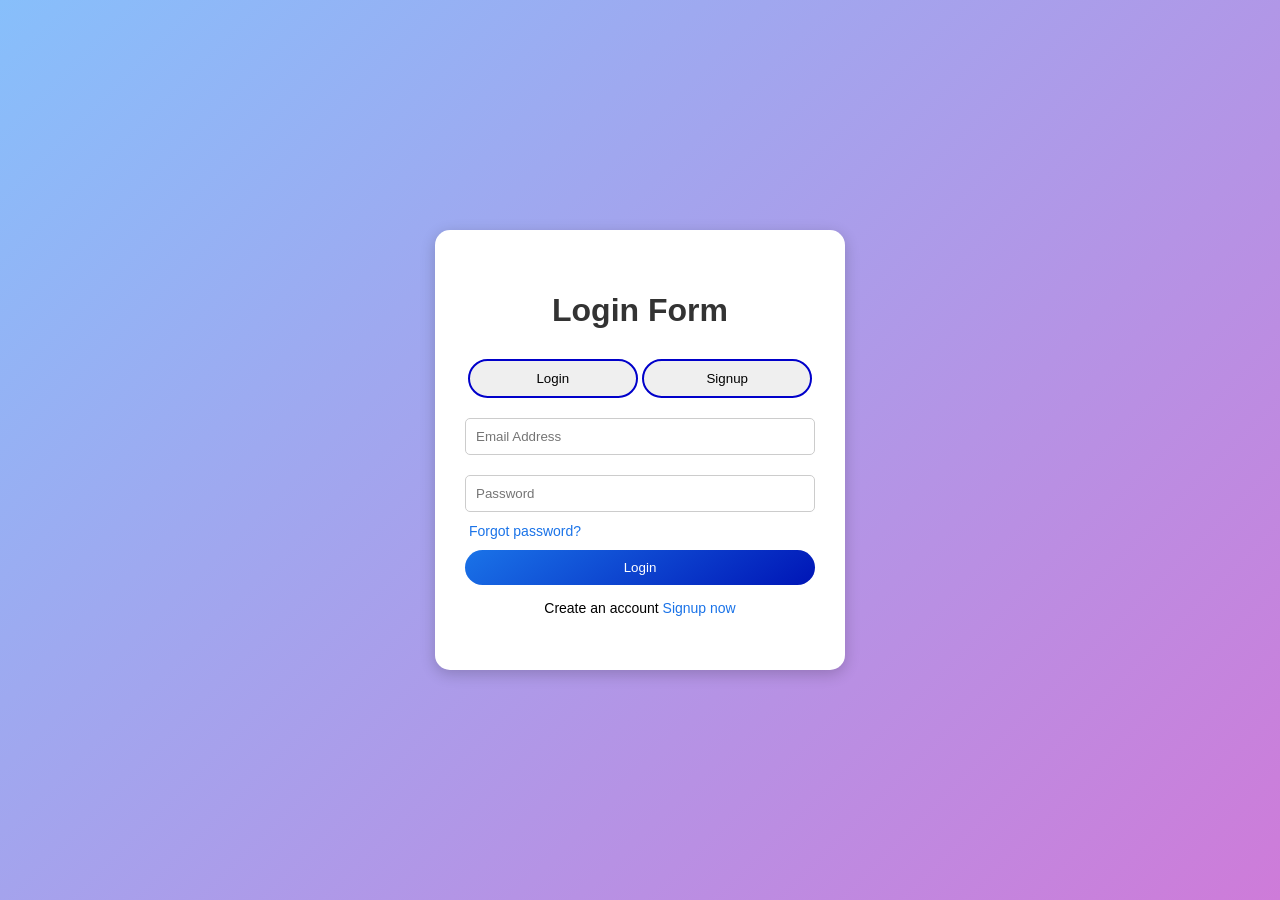
<file: index.html>
<!DOCTYPE html>
<html lang="en">
<head>
    <meta charset="UTF-8">
    <meta name="viewport" content="width=device-width, initial-scale=1.0">
    <title>Login Form</title>
    <link rel="stylesheet" href="index_1.css">
</head>
<body>
    <div class="container">
        <div class="form-box">
            <h1>Login Form</h1>
                <button class="toggle-btn active">Login</button>
                <button class="toggle-btn">Signup</button>
            <input type="email" placeholder="Email Address" required>
            <input type="password" placeholder="Password" required>
            <div class="ha">
               <a href="#">Forgot password?</a> 
            </div>
            <button class="login-btn">Login</button>
            <p>Create an account <a href="#">Signup now</a></p>
        </div>
    </div>
</body>
</html>
</file>
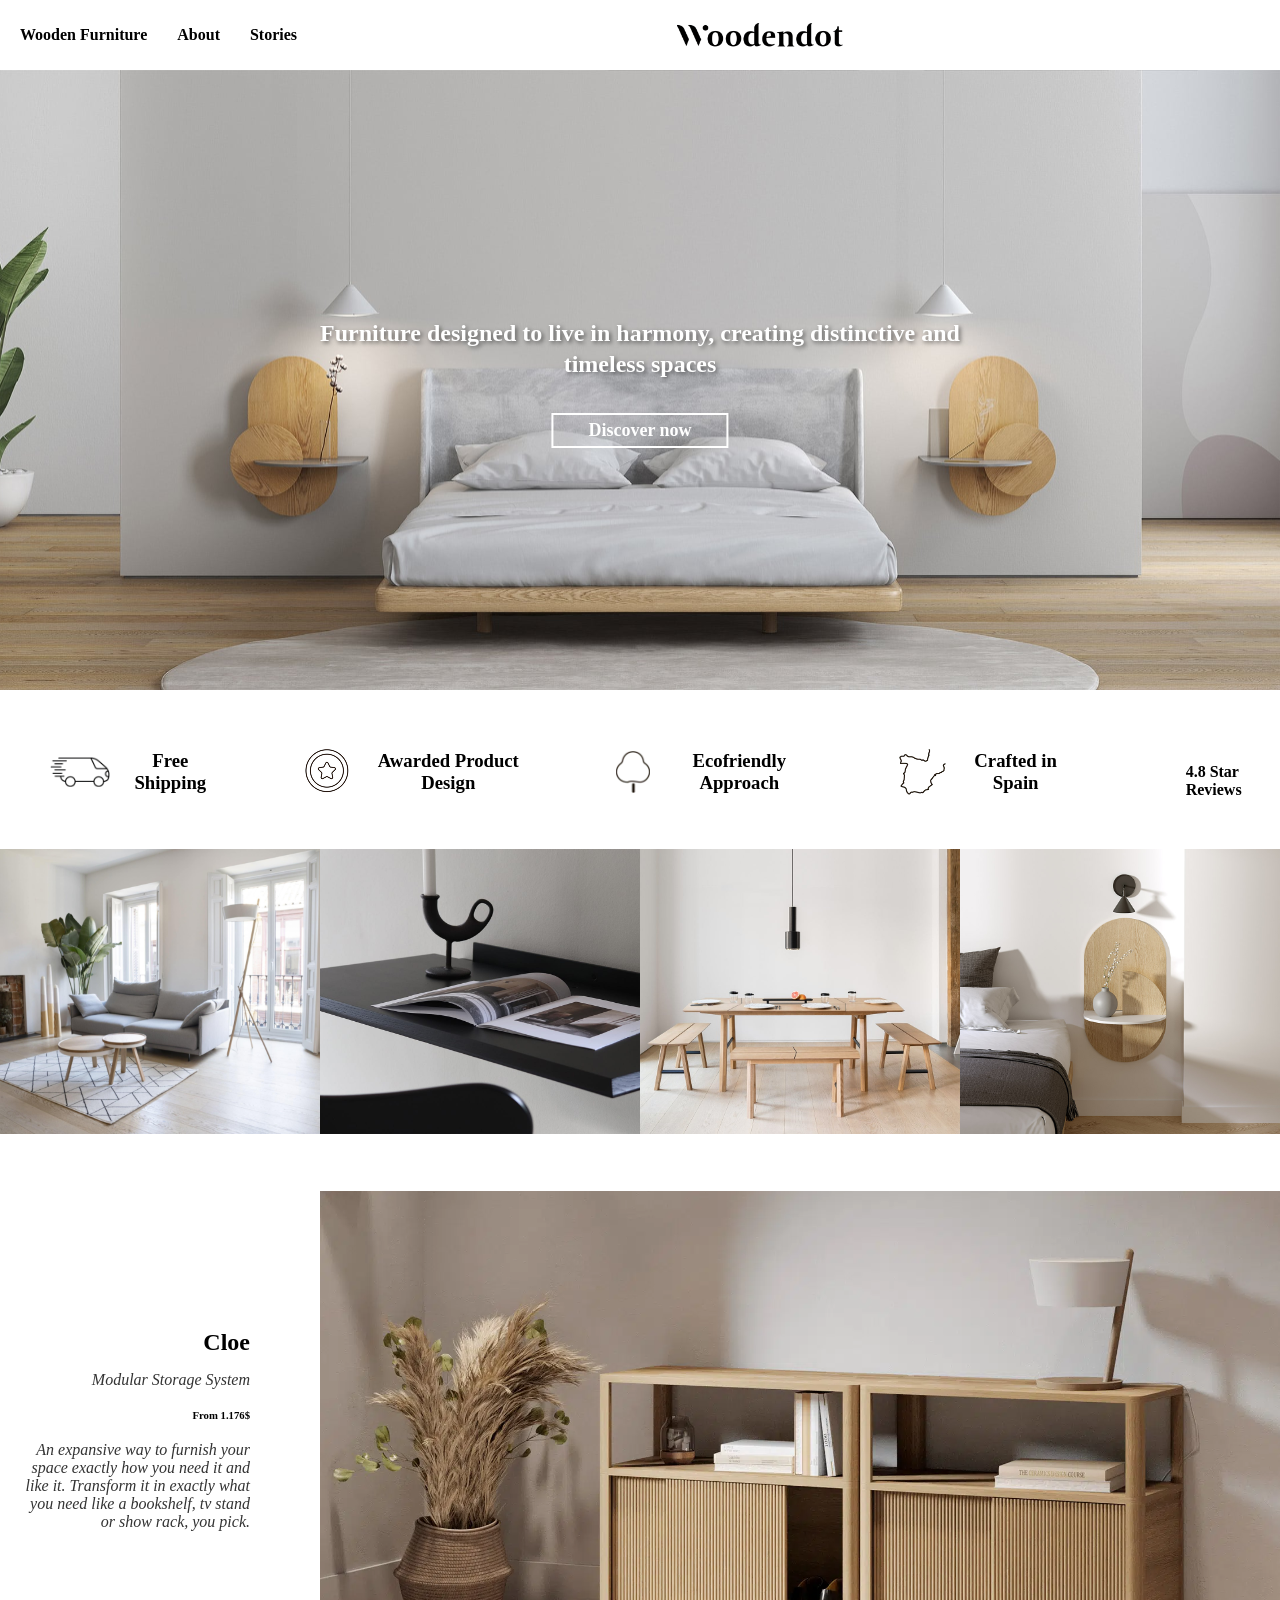
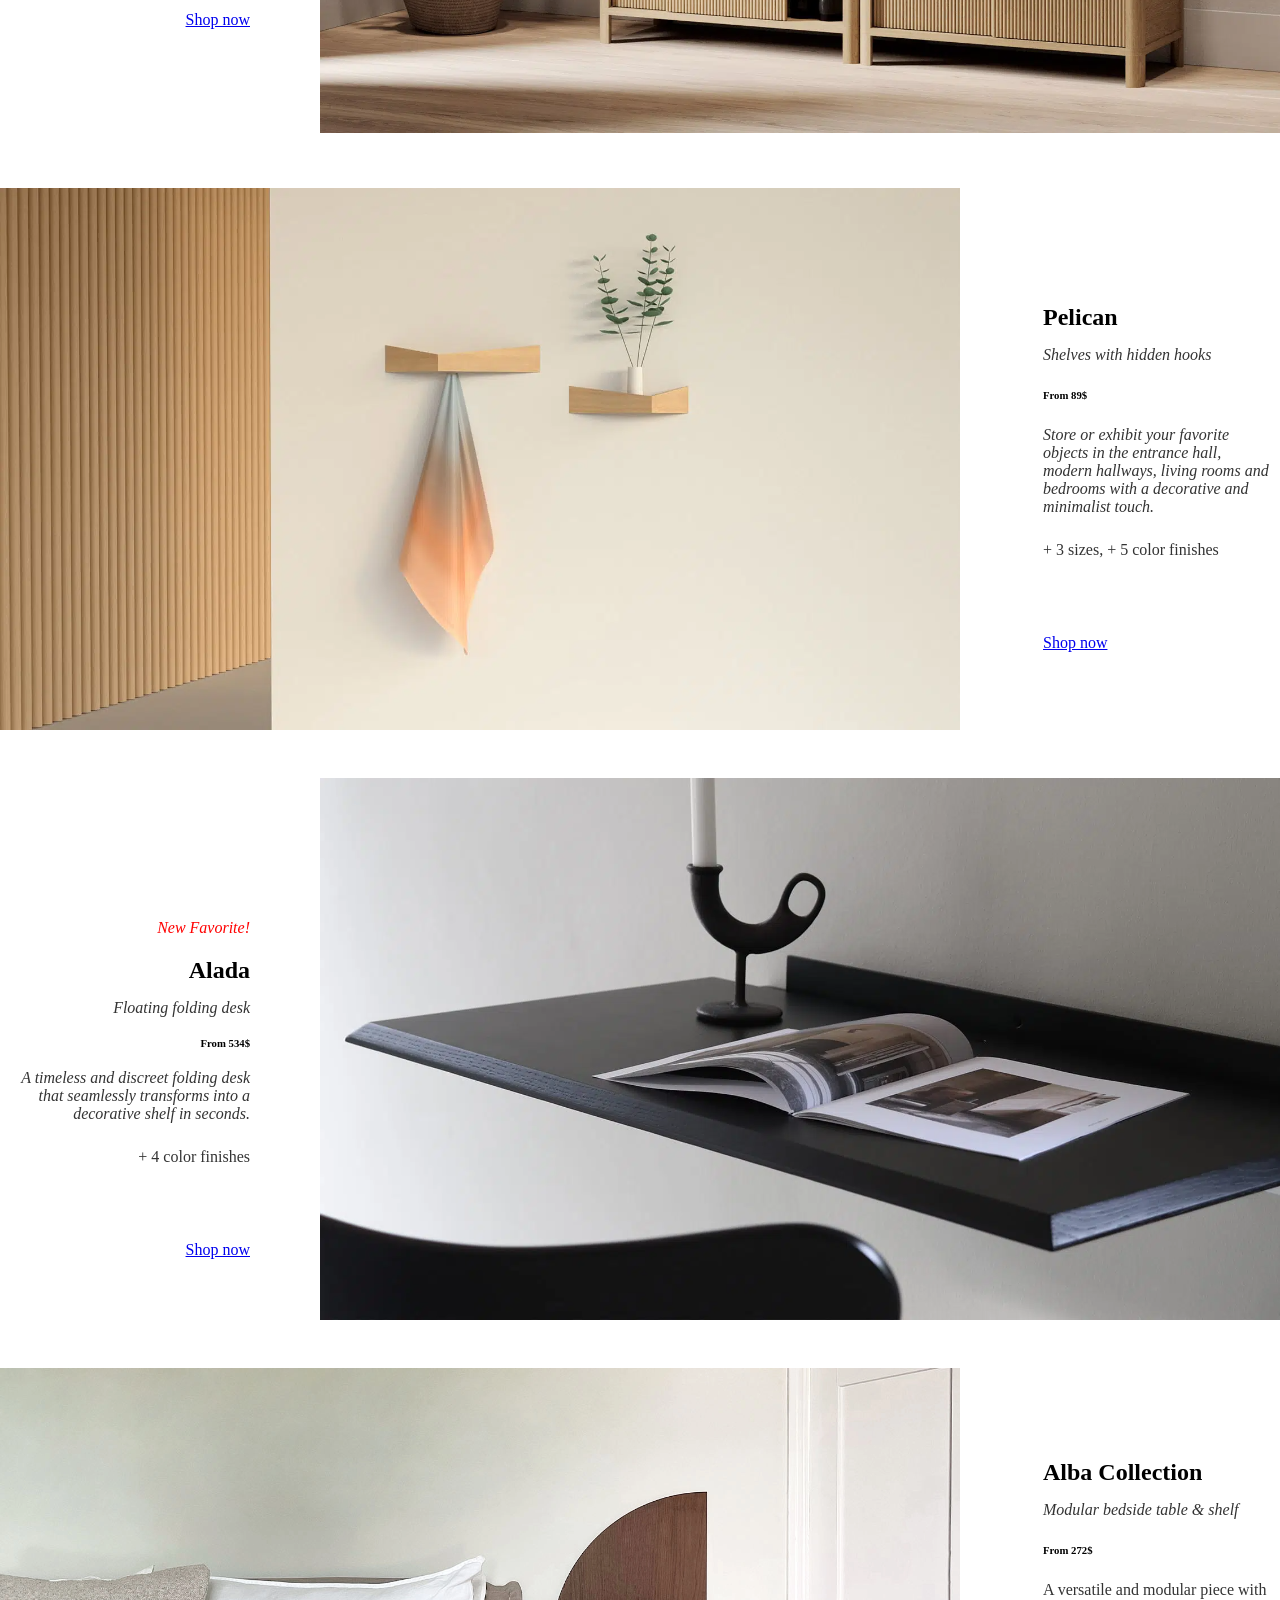
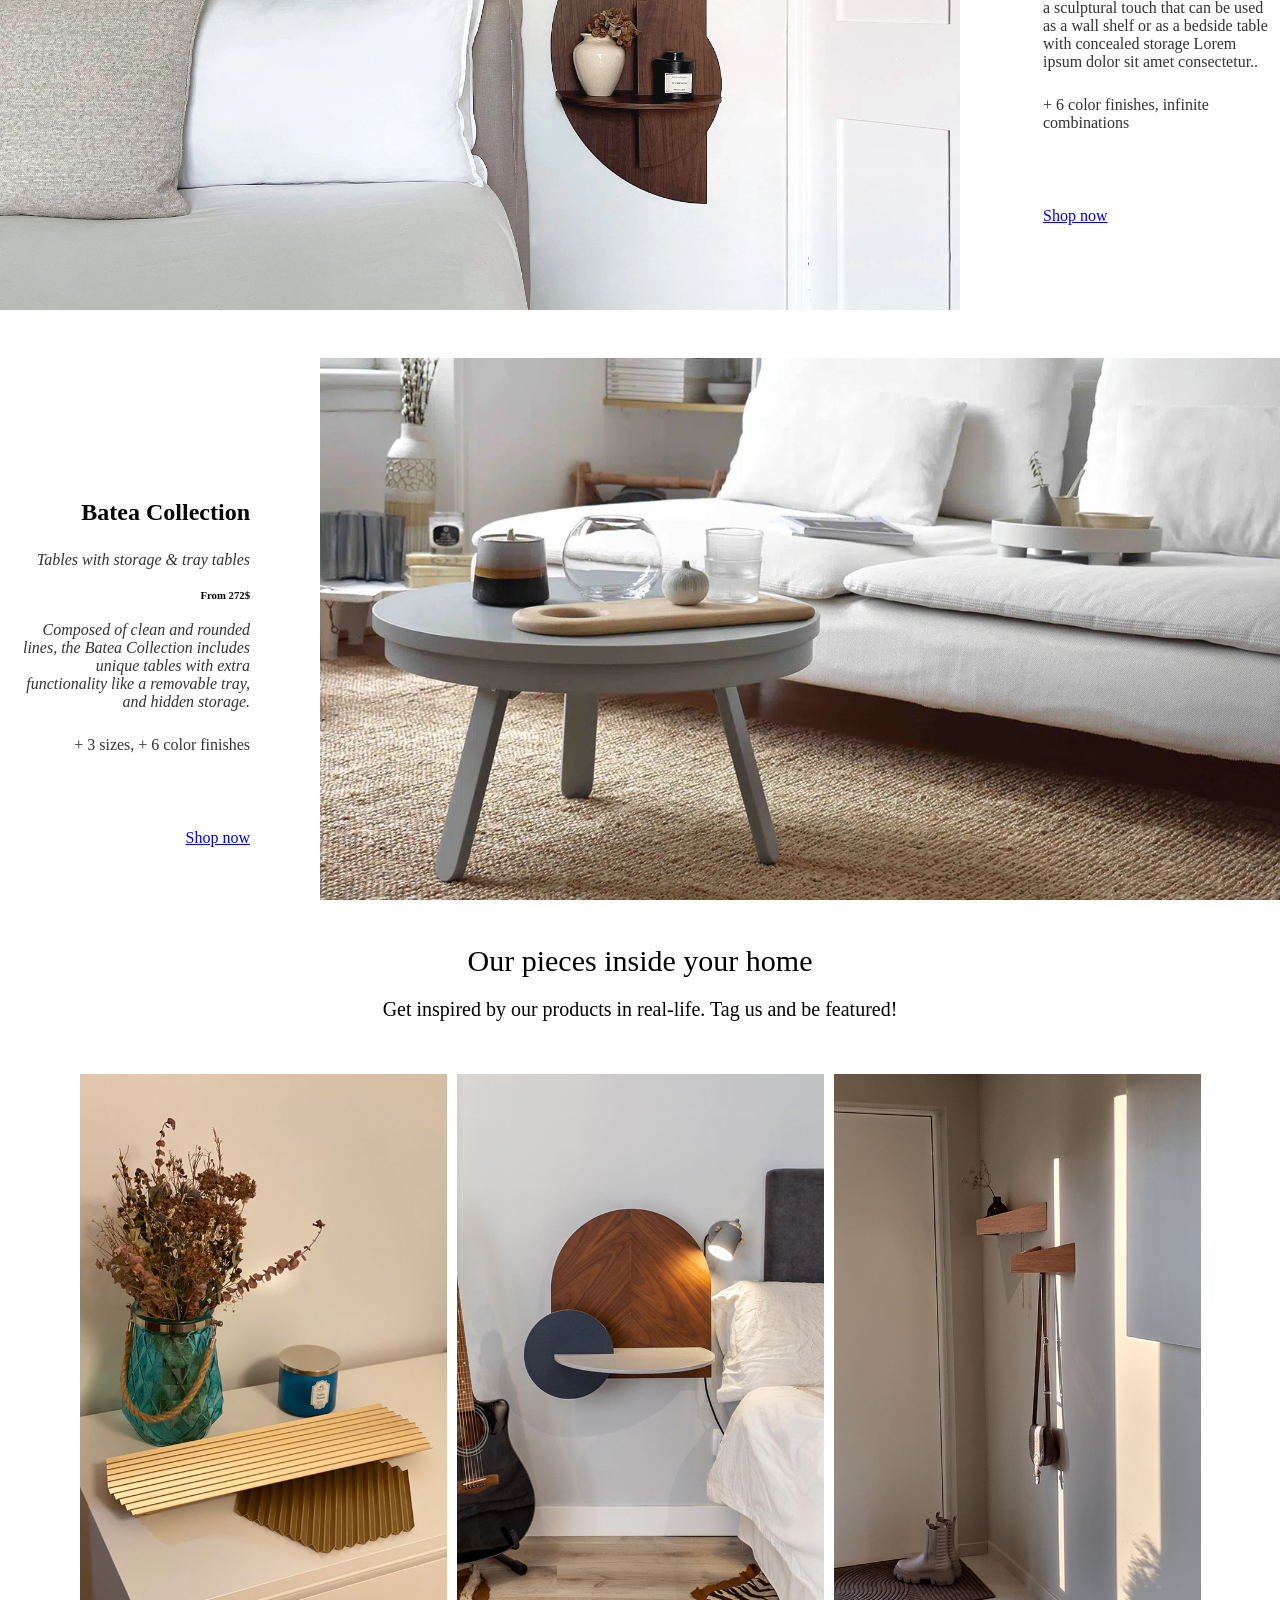
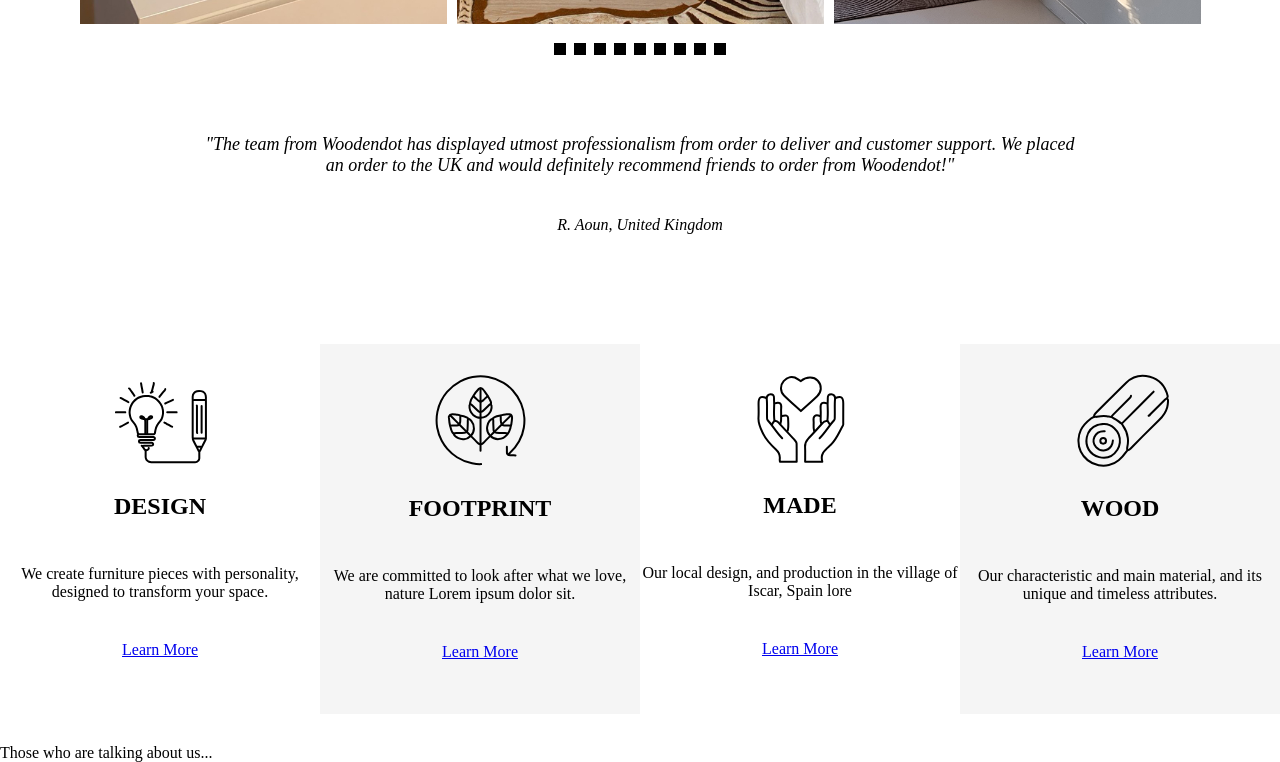
<file: figma.html>
<!DOCTYPE html>
<html lang="en">
<head>
    <meta charset="UTF-8">
    <meta name="viewport" content="width=device-width, initial-scale=1.0">
    <title>Document</title>
    <link rel="stylesheet" href="figma.css">
</head>
<body>
    
<div class="box">

    <nav>

        <div class="nav_1">
            <h4>Wooden Furniture</h4>
            <h4>About</h4>
            <h4>Stories</h4>
        </div>
        <div class="nav_2">
            <img src="imgs/IMAGE.svg" alt="">
        </div>

    </nav>

    <div class="box_1">

        <img src="imgs/main.svg" alt="">
        <h2 class="text_1">Furniture designed to live in harmony, creating distinctive and</h2>
        <h2 class="text_2">timeless spaces</h2>
        <a href="#" class="btn_1">Discover now</a>

    </div>

    <div class="box_2">

        <div class="surat_1">
        <img src="imgs/shipping.svg" alt="">
        <h3>Free Shipping</h3>            
        </div>

        <div class="surat_2">
        <img src="imgs/IMAGE.png" alt="">
        <h3>Awarded Product Design</h3>            
        </div>

        <div class="surat_3">
         <img src="imgs/shape2.svg" alt="">
        <h3>Ecofriendly Approach</h3>           
        </div>

        <div class="surat_4">
        <img src="imgs/shape.svg" alt="">
        <h3>Crafted in Spain</h3>            
        </div>
 
        <h4>4.8 Star Reviews</h4>

    </div>

    <div class="box_3">
        <img src="imgs/row.svg" alt="">
        <img src="imgs/row2.svg" alt="">
        <img src="imgs/row3.svg" alt="">
        <img src="imgs/row4.svg" alt="">
    </div>

    <div class="box_4">

        <div class="led">
            <h1>Cloe</h1>
            <p class="text_3">Modular Storage System</p>
            <h6>From 1.176$</h6>
            <p class="text_4">An expansive way to furnish your space exactly how you need it and like it. 
             Transform it in exactly what you need like a bookshelf, tv stand or show rack, you pick.</p>
            <a href="#" class="shopo">Shop now</a>
        </div>

            <div class="surat_5">
                <img src="imgs/third.svg" alt="">
            </div>
    </div>

    <div class="box_5">

        <div class="surat_6">
            <img src="imgs/fourth.svg" alt="">
        </div>

        <div class="led_2">
            <h1>Pelican</h1>
            <p class="text_5">Shelves with hidden hooks</p>
            <h6>From 89$</h6>
            <p class="text_6">Store or exhibit your favorite objects in the entrance hall, 
            modern hallways, living rooms and bedrooms with a decorative and minimalist touch.</p>
            <p class="text_7">+ 3 sizes, + 5 color finishes</p>
            <a href="#" class="shopo_2">Shop now</a>
        </div>
    </div>

    <div class="box_6">

        <div class="led_3">
            <p class="text_8">New Favorite!</p>
            <h1>Alada</h1>
            <p class="text_9"> Floating folding desk</p>
            <h6>From 534$</h6>
            <p class="text_10">A timeless and discreet folding desk that seamlessly
                 transforms into a decorative shelf in seconds.</p>
            <p class="text_11">+ 4 color finishes</p>
            <a href="#" class="shopo_3">Shop now</a>
        </div>

        <div class="surat_7">
            <img src="imgs/fifth.svg" alt="">
        </div>
    </div>

    <div class="box_7">

        <div class="surat_8">
            <img src="imgs/sixth.svg" alt="">
        </div>

        <div class="led_4">
            <h1>Alba Collection</h1>
            <p class="text_12">Modular bedside table & shelf</p>
            <h6>From 272$</h6>
            <p class="text_13">A versatile and modular piece with a sculptural touch that 
                can be used as a wall shelf or as a bedside table with concealed storage Lorem ipsum dolor sit amet consectetur..</p>
            <p class="text_14">+ 6 color finishes, infinite combinations </p>
            <a href="#" class="shopo_4">Shop now</a>

        </div>
    </div>

    <div class="box_8">

        <div class="led_5">
            <h1>Batea Collection</h1>
            <p class="text_15"> Tables with storage & tray tables</p>
            <h6>From 272$</h6>
            <p class="text_16">Composed of clean and rounded lines, the Batea Collection includes 
                unique tables with extra functionality like a removable tray, and hidden storage.</p>
            <p class="text_17">+ 3 sizes, + 6 color finishes</p>
            <a href="#" class="shopo_5">Shop now</a>
        </div>

        <div class="surat_9">
            <img src="imgs/seventh].svg" alt="">
        </div>
    </div>

    <div class="box_9">
        <p class="text_18">Our pieces inside your home</p>
        <p class="text_19">Get inspired by our products in real-life. Tag us and be featured!</p>
    </div>

    <div class="box_10">
            <img src="imgs/info1.svg" alt="">
            <img src="imgs/info2.svg" alt="">
            <img src="imgs/info3.svg" alt=""> 
    </div>

    <div class="box_11">
        <div class="led_6"></div>
        <div class="led_7"></div>
        <div class="led_8"></div>
        <div class="led_9"></div>
        <div class="led_10"></div>
        <div class="led_11"></div>
        <div class="led_12"></div>
        <div class="led_13"></div>
        <div class="led_14"></div>
    </div>

    <div class="box_12">
        <p class="text_20">"The team from Woodendot has displayed utmost professionalism from order to deliver and customer support.
                             We placed an order to the UK and would definitely recommend friends to order from Woodendot!"</p>
        <p class="text_21">R. Aoun, United Kingdom</p>
    </div>

    <div class="box_13">

        <div class="led_16">
            <img src="imgs/Frame.svg" alt="">
            <h2>DESIGN</h2>
            <p>We create furniture pieces with personality, designed to transform your space.</p>
            <a href="#" class="text_22">Learn More</a>
        </div>

        <div class="led_17">
            <img src="imgs/Frame1.svg" alt="">
            <h2>FOOTPRINT</h2>
            <p>We are committed to look after what we love, nature Lorem ipsum dolor sit.</p>
            <a href="#" >Learn More</a>
        </div>

        <div class="led_18">
            <img src="imgs/Frame2.svg" alt="">
            <h2>MADE</h2>
            <p>Our local design, and production in the village of Iscar, Spain lore</p>
            <a href="#" >Learn More</a>
        </div>

        <div class="led_19">
            <img src="imgs/Frame3.svg" alt="">
            <h2>WOOD</h2>
            <p>Our characteristic and main material, and its unique and timeless attributes.</p>
            <a href="#" >Learn More</a>
        </div>

    </div>

    <div class="box_14">
        <p>Those who are talking about us...</p>
    </div>

</div>  

</body>
</html>
</file>
<file: index_1.css>
body {
    margin: 0;
    padding: 0;
    font-family: Arial, sans-serif;
    background: linear-gradient(135deg, #87bffb, #ce7bd9);
    display: flex;
    justify-content: center;
    align-items: center;
    height: 100vh;
}

.container {
    background-color: #fff;
    border-radius: 15px;    
    box-shadow: 0px 4px 15px rgba(0, 0, 0, 0.2);
    padding: 40px 30px;
    width: 350px;
    text-align: center;
}

h1 {
    margin-bottom: 20px;
    color: #333;
}



.toggle-btn {
    width: 170px;
    color: white;
    padding: 10px;
    border: none;
    border-radius: 20px;
    cursor: pointer;
    margin-top: 10px;
    margin-bottom: 10px;
    transition: background 0.3s;
    color: black;
    border: 2px rgb(0, 0, 202) solid;
}

.toggle-btn:hover {
    background: linear-gradient(145deg, #0077b6, #1a73e8);
    color: white;
}


input {
    width: 100%;
    margin: 10px 0;
    padding: 10px;
    border: 1px solid #ccc;
    border-radius: 5px;
    box-sizing: border-box;
    outline: none;
}

.login-btn {
    width: 100%;
    background: linear-gradient(145deg, #1a73e8, #0015b6);
    color: white;
    padding: 10px;
    border: none;
    border-radius: 20px;
    cursor: pointer;
    margin-top: 10px;
    transition: background 0.3s;
}

.login-btn:hover {
    background: linear-gradient(145deg, #0077b6, #1a73e8);
}

a {
    text-decoration: none;
    color: #1a73e8;
    font-size: 14px;
}
.ha a {
    text-decoration: none;
    color: #1a73e8;
    font-size: 14px; 
    margin-right: 230px;
}

p {
    margin-top: 15px;
    font-size: 14px;
}
</file>
<file: figma.css>
*{
    margin: 0;
    padding: 0;
    box-sizing: border-box;
}


.box {
    width: 100%;
}


nav {
    width: 100%;
    height: 70px;
    display: flex;
}
.nav_1 {
    display: flex;
    align-items: center;
    gap: 30px;
    margin-left: 20px;
}
.nav_2 {
    text-align: center;
    align-items: center;
    margin-left: 380px;
    display: flex;
}


.box_1 {
    position: relative;
    width: 100%;
}
.box_1 img {
    width: 100%;
    height: auto;
}
.text_1, .text_2 {
    position: absolute;
    left: 50%;
    transform: translateX(-50%);
    color: white;
    text-align: center;
    font-size: 24px;
    font-weight: bold;
    text-shadow: 2px 2px 4px rgba(0, 0, 0, 0.5);
    margin: 0;
    padding: 0;
}
.text_1 {
    top: 40%;
}
.text_2 {
    top: 45%; 
}
.btn_1 {
    position: absolute;
    left: 50%;
    top: 55%;
    transform: translateX(-50%);
    font-weight: bold;
    color: white;
    padding: 5px 35px;
    border: 2px white solid;
    font-size: 18px;
    text-decoration: none;
    background-color: transparent;
    transition: 0.3s;
}
.btn_1:hover {
    background-color: rgba(255, 255, 255, 0.2);
}


.box_2 {
    width: 100%;
    height: 155px;
    display: flex;

}
.surat_1 {
    display: flex;
    text-align: center;
    align-items: center;
    gap: 20px;
    margin-left: 50px;
}
.surat_2 {
    display: flex;
    text-align: center;
    align-items: center;
    gap: 20px;
    margin-left: 90px;
}
.surat_3 {
    display: flex;
    text-align: center;
    align-items: center;
    gap: 20px;
    margin-left: 90px;
}
.surat_4 {
    display: flex;
    text-align: center;
    align-items: center;
    gap: 20px;
    margin-left: 90px;
}
.box_2 h4 {
    margin-top: 69px;
    margin-left: 120px;
}


.box_3 {
    width: 100%;
    display: flex;
    justify-content: space-between;
}
.box_3 img {
    width: 25%;
    height: auto;
}


.box_4 {
    width: 100%;
    height: 600px;
    display: flex;
    align-items: center;
    justify-content: center;
    gap: 50px; 
    margin-left: auto;
    margin-right: 20px;
}
.led {
    width: 505px;
    height: 400px; 
    text-align: right;
    padding: 20px;
    margin-top: 150px;
}
.led h1 {
    font-size: 24px;
    font-weight: bold;
    margin-bottom: 15px;
}
.led p {
    font-size: 16px;
    color: #333;
    margin-bottom: 20px;
}
.led h6 {
    margin-bottom: 20px;
}
.led .text_3 {
    font-style: italic;
}
.led .text_4 {
    font-style: italic;
    font-weight: 300;
    margin-bottom: 80px;
}
.shope {
    display: inline-block;
    font-size: 16px;
    text-decoration: none;
    color: black;
    font-weight: bold;
    border-bottom: 2px solid black;
    padding-bottom: 2px;
    transition: 0.2s;
}
.shope:hover {
    color: rgb(0, 0, 0);
}
.surat_5 {
    max-width: 100%;
    margin-top: 60px;
}


.box_5 {
    width: 100%;
    height: 600px;
    display: flex;
    align-items: center;
    justify-content: center;
    gap: 73px; 
    margin-left: auto;
    margin-right: 20px;
}
.led_2 {
    width: 480px;
    height: 400px; 
    padding: 10px;
    margin-top: 120px;
}
.led_2 h1 {
    font-size: 24px;
    font-weight: bold;
    margin-bottom: 15px;
}
.led_2 p {
    font-size: 16px;
    color: #333;
    margin-bottom: 25px;
}
.led_2 h6 {
    margin-bottom: 25px;
}
.led_2 .text_5 {
    font-style: italic;
}
.led_2 .text_6 {
    font-style: italic;
    font-weight: 300;
    margin-bottom: 25px;
}
.led_2 .text_7{
    margin-bottom: 75px;

}
.shope_2 {
    display: inline-block;
    font-size: 16px;
    text-decoration: none;
    color: black;
    font-weight: bold;
    border-bottom: 2px solid black;
    padding-bottom: 2px;
    transition: 0.2s;
}
.shope_2:hover {
    color: rgb(0, 0, 0);
}
.surat_6 {
    max-width: 100%;
    margin-top: 55px;
}


.box_6 {
    width: 100%;
    height: 580px;
    display: flex;
    align-items: center;
    justify-content: center;
    gap: 50px; 
    margin-left: auto;
    margin-right: 20px;
}
.led_3 {
    width: 505px;
    height: 400px; 
    text-align: right;
    padding: 20px;
    margin-top: 150px;
}
.led_3 h1 {
    font-size: 24px;
    font-weight: bold;
    margin-bottom: 15px;
}
.led_3 p {
    font-size: 16px;
    color: #333;
    margin-bottom: 20px;
}
.led_3 h6 {
    margin-bottom: 20px;
}
.led_3 .text_8 {
    font-style: italic;
    color: red;
}
.led_3 .text_9 {
    font-style: italic;
}
.led_3 .text_10 {
    font-style: italic;
    font-weight: 300;
    margin-bottom: 25px;
}
.led_3 .text_11 {
    margin-bottom: 75px;
}
.shope_3 {
    display: inline-block;
    font-size: 16px;
    text-decoration: none;
    color: black;
    font-weight: bold;
    border-bottom: 2px solid black;
    padding-bottom: 2px;
    transition: 0.2s;
}
.shope_3:hover {
    color: rgb(0, 0, 0);
}
.surat_7 {
    max-width: 100%;
    margin-top: 55px;
}


.box_7 {
    width: 100%;
    height: 600px;
    display: flex;
    align-items: center;
    justify-content: center;
    gap: 73px; 
    margin-left: auto;
    margin-right: 20px;
}
.led_4 {
    width: 480px;
    height: 450px; 
    padding: 10px;
    margin-top: 120px;
}
.led_4 h1 {
    font-size: 24px;
    font-weight: bold;
    margin-bottom: 15px;
}
.led_4 p {
    font-size: 16px;
    color: #333;
    margin-bottom: 25px;
}
.led_4 h6 {
    margin-bottom: 25px;
}
.led_4 .text_11 {
    font-style: italic;
}
.led_4 .text_12 {
    font-style: italic;
    font-weight: 300;
    margin-bottom: 25px;
}
.led_4 .text_13{
    margin-bottom: 25px;
}
.led_4 .text_14{
    margin-bottom: 75px;

}
.surat_8 {
    max-width: 100%;
    margin-top: 55px;
}


.box_8 {
    width: 100%;
    height: 580px;
    display: flex;
    align-items: center;
    justify-content: center;
    gap: 50px; 
    margin-left: auto;
    margin-right: 20px;
}
.led_5 {
    width: 505px;
    height: 400px; 
    text-align: right;
    padding: 20px;
    margin-top: 150px;
}
.led_5 h1 {
    font-size: 24px;
    font-weight: bold;
    margin-bottom: 25px;
}
.led_5 p {
    font-size: 16px;
    color: #333;
    margin-bottom: 20px;
}
.led_5 h6 {
    margin-bottom: 20px;
}
.led_5 .text_15 {
    font-style: italic;
}
.led_5 .text_16 {
    font-style: italic;
    font-weight: 300;
    margin-bottom: 25px;
}
.led_5 .text_17 {
    margin-bottom: 75px;
}
.surat_9 {
    max-width: 100%;
    margin-top: 55px;
}


.box_9 {
    width: calc(100% - 0%);
    height: 130px;
    position: relative;
    justify-content: center;
    align-items: center;
    text-align: center;
    padding: 20px;
    margin-top: 30px;
}
.box_9 .text_18 {
    font-size: 30px;
    margin-bottom: 20px;
}
.box_9 .text_19 {
    font-size: 20px;
}


.box_10 {
    width: 100%;
    display: flex;
    justify-content: center;
    align-items: center;
    text-align: center;
    margin-top: 20px;
    gap: 10px;
}


.box_11 {
    width: 100%;
    height: 50px;
    display: flex;
    justify-content: center;
    align-items: center;
    text-align: center;
    gap: 8px;
}
.led_6 {
    width: 12px;
    height: 12px;
    background-color: black;
}
.led_7 {
    width: 12px;
    height: 12px;
    background-color: black;
}
.led_8 {
    width: 12px;
    height: 12px;
    background-color: black;
}
.led_9 {
    width: 12px;
    height: 12px;
    background-color: black;
}
.led_10 {
    width: 12px;
    height: 12px;
    background-color: black;
}
.led_11 {
    width: 12px;
    height: 12px;
    background-color: black;
}
.led_12 {
    width: 12px;
    height: 12px;
    background-color: black;
}
.led_13 {
    width: 12px;
    height: 12px;
    background-color: black;
}
.led_14 {
    width: 12px;
    height: 12px;
    background-color: black;
}


.box_12 {
    width: 70%;
    height: 120px;
    align-items: center;
    text-align: center;
    margin-left: 15%;
    padding: 10px;
    margin-top: 50px;
    justify-content: center;
}
.text_20 {
    font-style: italic;
    font-size: 18px;
}
.text_21 {
    font-style: italic;
    font-size: 16px;
    margin-top: 40px;
}


.box_13 {
    width: 100%;
    height: 400px;
    display: flex;
    justify-content: center;
    margin-top: 100px;
}
.led_16 {
    width: 25%;
    height: 370px;
    align-items: center;
    justify-content: center;
    text-align: center;
    padding-top: 30px;
}
.led_17 {
    width: 25%;
    height: 370px;
    align-items: center;
    justify-content: center;
    text-align: center;
    padding-top: 30px;
    background-color: whitesmoke;
}
.led_18 {
    width: 25%;
    height: 370px;
    align-items: center;
    justify-content: center;
    text-align: center;
    padding-top: 30px;
}
.led_19 {
    width: 25%;
    height: 370px;
    align-items: center;
    justify-content: center;
    text-align: center;
    padding-top: 30px;
    background-color: whitesmoke;
}
.led_16 h2 {
    padding-top: 20px;
}
.led_17 h2 {
    padding-top: 20px;
}
.led_18 h2 {
    padding-top: 20px;
}
.led_19 h2 {
    padding-top: 20px;
}
.led_16 p {
    margin-top: 45px;
    margin-bottom: 40px;
}
.led_17 p {
    margin-top: 45px;
    margin-bottom: 40px;
}
.led_18 p {
    margin-top: 45px;
    margin-bottom: 40px;
}
.led_19 p {
    margin-top: 45px;
    margin-bottom: 40px;
}
</file>
